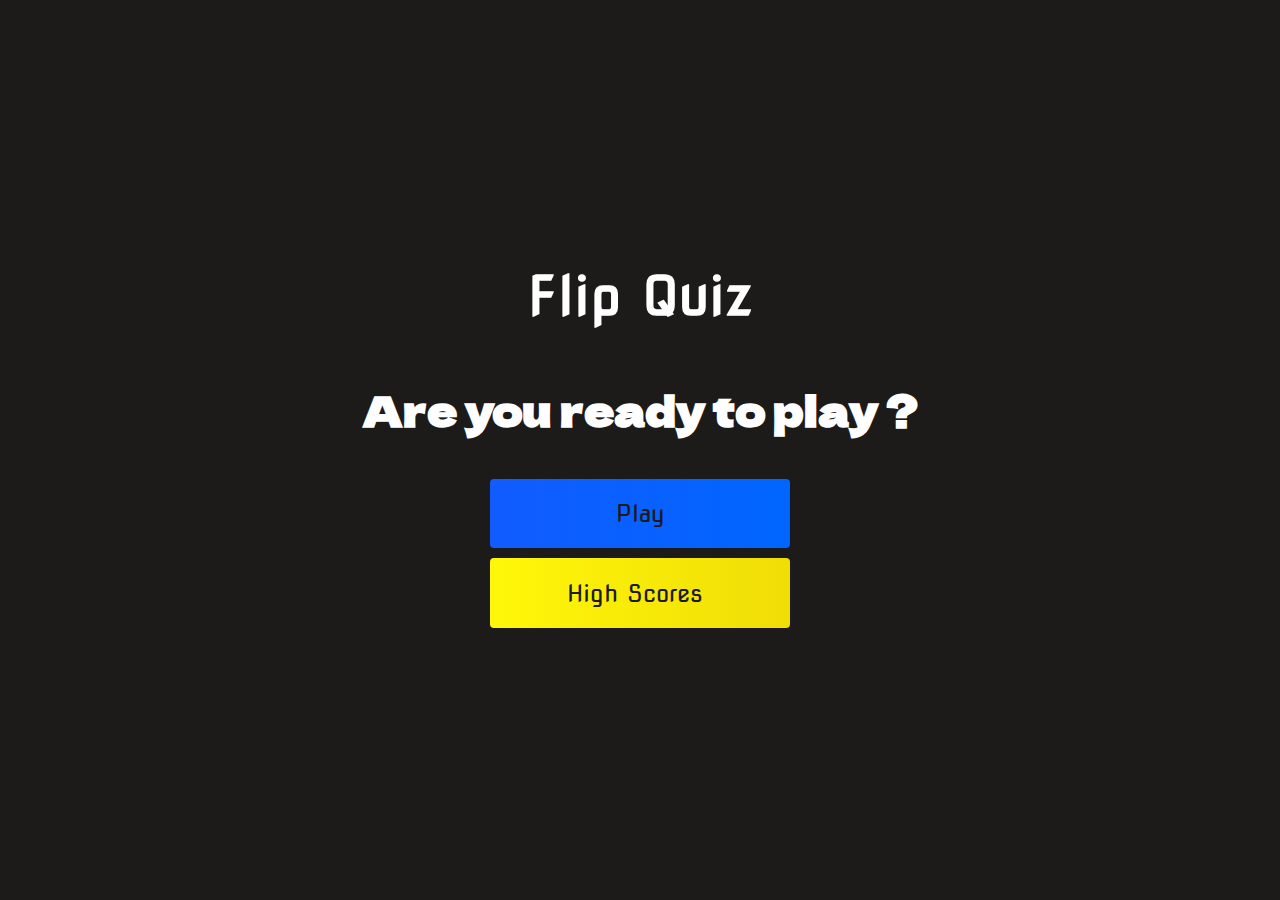
<file: index.html>
<!DOCTYPE html>
<html lang="en">
  <head>
    <meta charset="UTF-8">
    <meta name="viewport" content="width=device-width, initial-scale=1.0">
    <title>Flip Quiz</title>
    <link rel="stylesheet" href="style.css">
    <link rel="stylesheet" href="https://use.fontawesome.com/releases/v5.15.3/css/all.css" integrity="sha384-SZXxX4whJ79/gErwcOYf+zWLeJdY/qpuqC4cAa9rOGUstPomtqpuNWT9wdPEn2fk" crossorigin="anonymous">
  </head>
  <body>
    <div class="container">
      <div id="home" class="flex-column flex-center">
        <h1>Flip Quiz</h1>
        <h2 class="home-h2">Are you ready to play ?</h2>
        <a href="game.html" class="btn">Play</a>
        <a href="highscores.html" id="highscore-btn" class="btn">High Scores<i class="fas fa-crown"></i></a>
      </div>
    </div>
  </body>
</html>
</file>
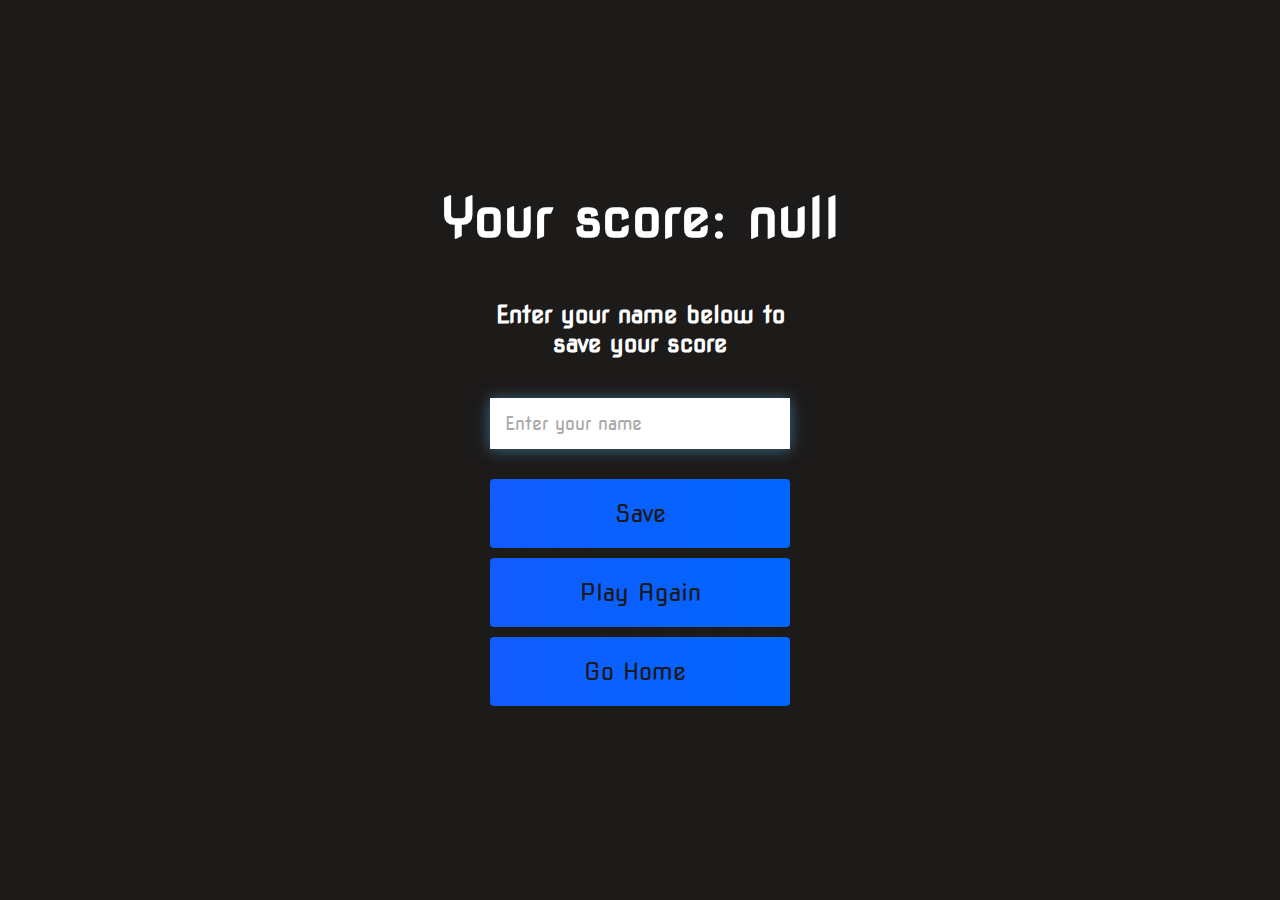
<file: end.html>
<!DOCTYPE html>
<html lang="en">
<head>
  <meta charset="UTF-8">
  <meta name="viewport" content="width=device-width, initial-scale=1.0">
  <title>Score</title>
  <link rel="stylesheet" href="style.css">
  <link rel="stylesheet" href="https://use.fontawesome.com/releases/v5.15.3/css/all.css" integrity="sha384-SZXxX4whJ79/gErwcOYf+zWLeJdY/qpuqC4cAa9rOGUstPomtqpuNWT9wdPEn2fk" crossorigin="anonymous">
</head>
<body>
  <div class="container">
    <div id="end" class="flex-center flex-column">
      <h1 class="final-score">0</h1>
      <form class="end-form-container">
        <h2 class="end-text">Enter your name below to save your score</h2>
        <input type="text" name="name" id="username" placeholder="Enter your name">
        <button class="btn" id="saveScoreBtn" type="submit" onclick="saveHighScore(event)" disabled>Save</button>
        <a href="game.html" class="btn">Play Again</a>
        <a href="index.html" class="btn">Go Home <i class="fas fa-home"></i></a>
      </form>
    </div>
  </div>
  <script src="end.js"></script>
</body>
</html>
</file>
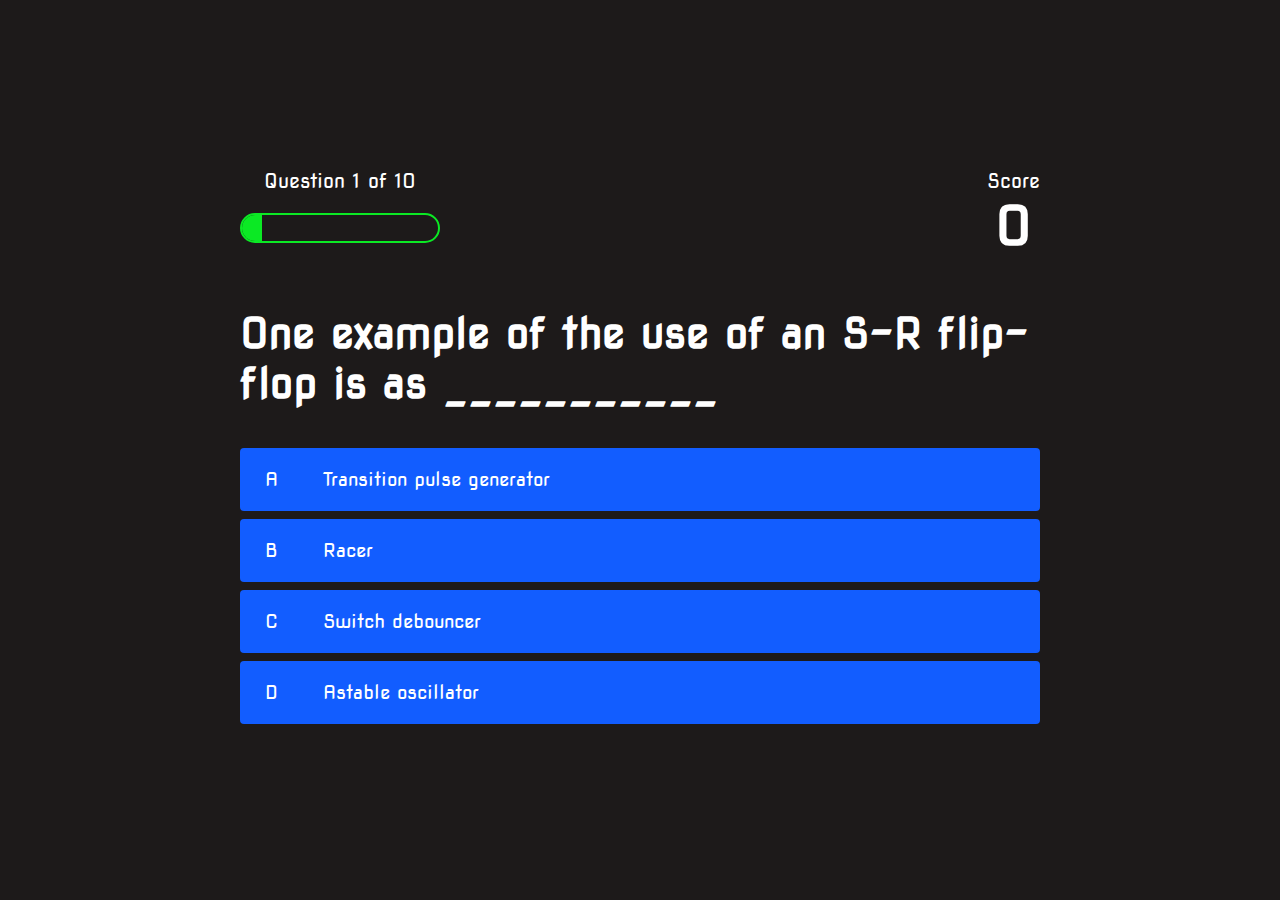
<file: game.html>
<!DOCTYPE html>
<html lang="en">
  <head>
    <meta charset="UTF-8">
    <meta name="viewport" content="width=device-width, initial-scale=1.0">
    <title>Play Quiz</title>
    <link rel="stylesheet" href="style.css">
    <link rel="stylesheet" href="game.css">
  <body>
   <div class="container">
     <div id="game" class="justify-center flex-column">
       <div id="hud">
         <div class="hud-item">
           <p id="progressText" class="hud-prefix">
             Question
           </p>
           <div id="progressBar">
             <div id="progressBarFull"></div>
           </div>
         </div>
         <div class="hud-item">
           <p class="hud-prefix">
             Score
           </p>
           <h1 class="hud-main-text" id="score">
             0
           </h1>
         </div>
       </div>
       <h2 id="question">What is the answer to this question ?</h2>
       <div class="choice-container">
         <p class="choice-prefix">A</p>
         <p class="choice-text" data-number="1">Choice</p>
       </div>
       <div class="choice-container">
        <p class="choice-prefix">B</p>
        <p class="choice-text" data-number="2">Choice 2</p>
      </div>
      <div class="choice-container">
        <p class="choice-prefix">C</p>
        <p class="choice-text" data-number="3">Choice 3</p>
      </div>
      <div class="choice-container">
        <p class="choice-prefix">D</p>
        <p class="choice-text" data-number="4">Choice 4</p>
      </div>
     </div>
   </div>
   <script src="game.js"></script>
  </body>
</html>
</file>
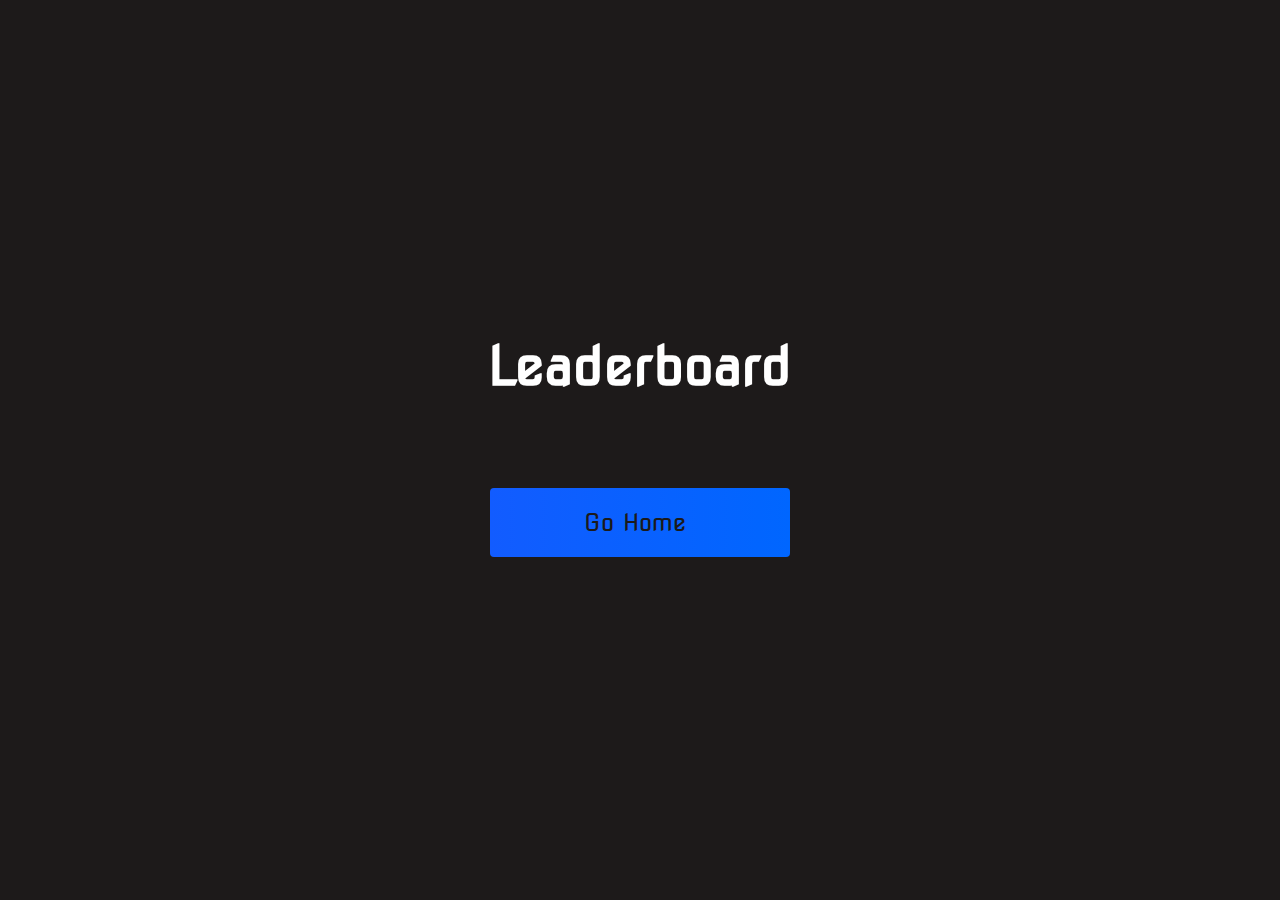
<file: highscores.html>
<!DOCTYPE html>
<html lang="en">
<head>
  <meta charset="UTF-8">
  <meta name="viewport" content="width=device-width, initial-scale=1.0">
  <title>High Scores</title>
  <link rel="stylesheet" href="style.css">
  <link rel="stylesheet" href="highscores.css">
  <link rel="stylesheet" href="https://use.fontawesome.com/releases/v5.15.3/css/all.css" integrity="sha384-SZXxX4whJ79/gErwcOYf+zWLeJdY/qpuqC4cAa9rOGUstPomtqpuNWT9wdPEn2fk" crossorigin="anonymous">
</head>
<body>
  <div class="container">
    <div id="highScores" class="flex-center flex-column">
      <h1 id="finalScore">Leaderboard</h1>
      <ul class="highScoresList"></ul>
      <a href="index.html" class="btn" id="highscore-home">Go Home <i class="fas fa-home"></i></a>
    </div>
  </div>
  <script src="highscores.js"></script>
</body>
</html>
</file>
<file: style.css>
@import url("https://fonts.googleapis.com/css2?family=Nova+Square&display=swap");
@import url("https://fonts.googleapis.com/css2?family=Dela+Gothic+One&display=swap");

:root {
  background-color: rgb(29, 26, 26);
}

* {
  box-sizing: border-box;
  margin: 0;
  padding: 0;
  font-size: 62.5%;
  font-family: "Nova Square", cursive;
}

h1 {
  font-size: 5.4rem;
  color: #fff;
  margin-bottom: 5rem;
}

h2 {
  font-size: 4.2rem;
  margin-bottom: 4rem;
  color: #fff;
}

.home-h2 {
  font-family: "Dela Gothic One";
}

.container {
  width: 100vw;
  height: 100vh;
  display: flex;
  justify-content: center;
  align-items: center;
  max-width: 80rem;
  margin: 0 auto;
  padding: 2rem;
}

.flex-column {
  display: flex;
  flex-direction: column;
}

.flex-center {
  justify-content: center;
  align-items: center;
}

.justify-center {
  justify-content: center;
}

.text-center {
  text-align: center;
}

.hidden {
  display: none;
}

.btn {
  font-size: 2.4rem;
  padding: 2rem 0;
  width: 30rem;
  text-align: center;
  margin-bottom: 1rem;
  text-decoration: none;
  color: rgb(28, 26, 26);
  background: linear-gradient(
    90deg,
    rgb(18, 92, 255) 0%,
    rgb(0, 102, 255) 100%
  );
  border-radius: 4px;
}

.btn:hover {
  cursor: pointer;
  box-shadow: 0 0.4rem 1.4rem 0 rgba(8, 114, 244, 0.6);
  transition: transform 150ms;
  transform: scale(1.03);
}

.btn[disabled]:hover {
  cursor: not-allowed;
  box-shadow: none;
  transform: none;
}

#highscore-btn {
  background: linear-gradient(
    90deg,
    rgb(255, 247, 9) 0%,
    rgb(240, 221, 6) 100%
  );
}

#highscore-btn:hover {
  box-shadow: 0 0.4rem 1.4rem 0 rgba(255, 255, 0, 0.5);
}

.fa-crown {
  font-size: 2.5rem;
  margin-left: 1rem;
}

/*End Page CSS */

.end-form-container {
  width: 100%;
  display: flex;
  flex-direction: column;
  align-items: center;
  max-width: 30rem;
}

input {
  margin-bottom: 1rem;
  width: 20rem;
  padding: 1.5rem;
  font-size: 1.8rem;
  border: none;
  box-shadow: 0 0.1rem 1.4rem 0 rgba(86, 185, 235, 0.5);
}

input::placeholder {
  color: #aaa;
}

#username {
  margin-bottom: 3rem;
  width: 100%;
  outline: none;
}

.end-text {
  font-size: 2.4rem;
  color: #fff;
  text-align: center;
}

#saveScoreBtn {
  border: none;
}

.fa-home {
  margin-left: 1rem;
  font-size: 2rem;
  color: rgb(28, 26, 26);
}
</file>
<file: game.css>
body {
  color: #fff;
}

.choice-container {
  display: flex;
  margin-bottom: 0.8rem;
  width: 100%;
  border-radius: 4px;
  background: rgb(18, 93, 255);
  font-size: 3rem;
  min-width: 80rem;
}

.choice-container:hover {
  cursor: pointer;
  box-shadow: 0 0.4rem 1.4rem 0 rgba(6, 103, 247, 0.5);
  transform: scale(1.02);
  transform: transform 100ms;
}

.choice-prefix {
  padding: 2rem 2.5rem;
  color: white;
}

.choice-text {
  padding: 2rem;
  width: 100%;
}

.correct {
  background: linear-gradient(
    32deg,
    rgba(11, 223, 36) 0%,
    rgb(41, 232, 111) 100%
  );
}

.incorrect {
  background: linear-gradient(
    32deg,
    rgba(230, 29, 29, 1) 0%,
    rgb(224, 11, 11, 1) 100%
  );
}

/* Heads up Display */
#hud {
  display: flex;
  justify-content: space-between;
}

.hud-prefix {
  text-align: center;
  font-size: 2rem;
}

.hud-main-text {
  text-align: center;
}

#progressBar {
  width: 20rem;
  height: 3rem;
  border: 0.2rem solid rgb(11, 233, 36);
  margin-top: 2rem;
  border-radius: 50px;
  overflow: hidden;
}

#progressBarFull {
  height: 100%;
  background: rgb(11, 233, 36);
  width: 0%;
}

@media screen and (max-width: 786px) {
  .choice-container {
    max-width: 40rem;
  }
}
</file>
<file: highscores.css>
body {
  color: #fff;
}

#highScoresList {
  list-style: none;
  margin-bottom: 4rem;
}

.high-score {
  font-size: 2.8rem;
  margin-bottom: 0.5rem;
}

#highscore-home {
  margin-top: 4rem;
}
</file>
